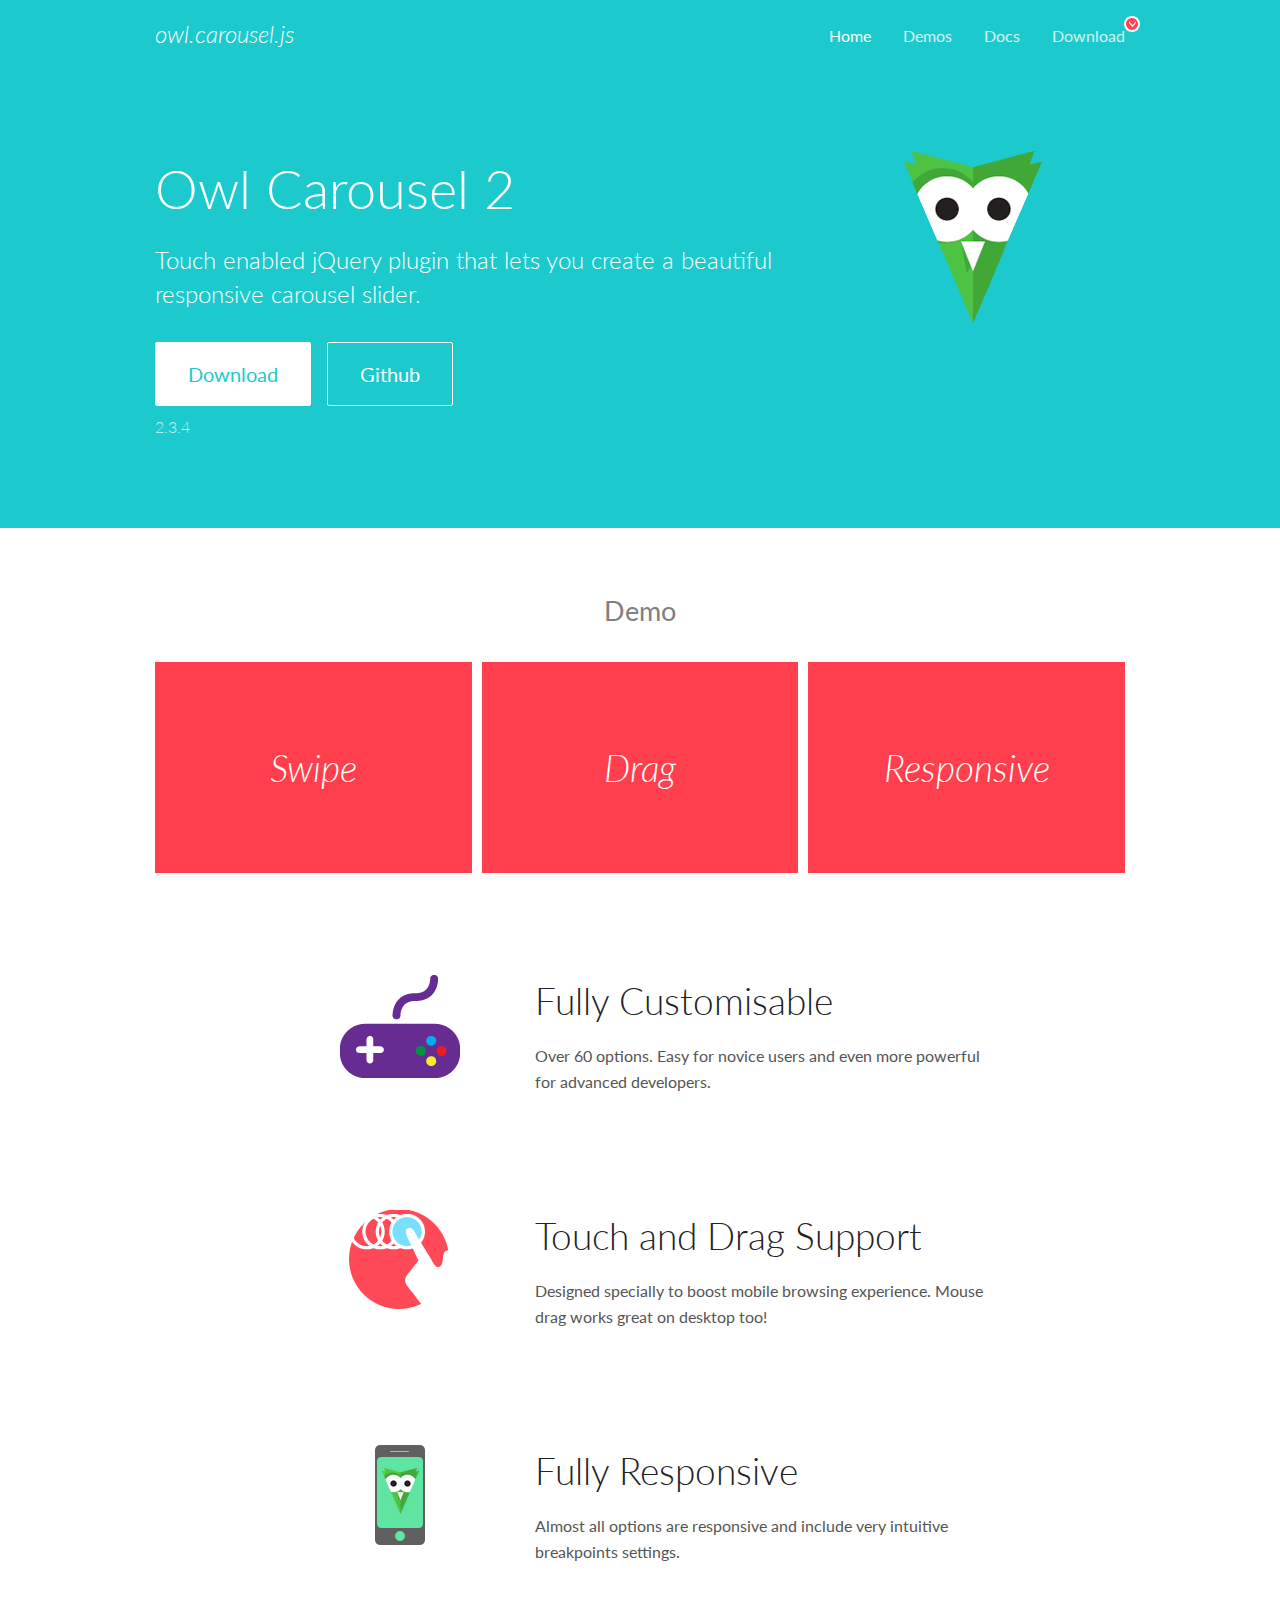
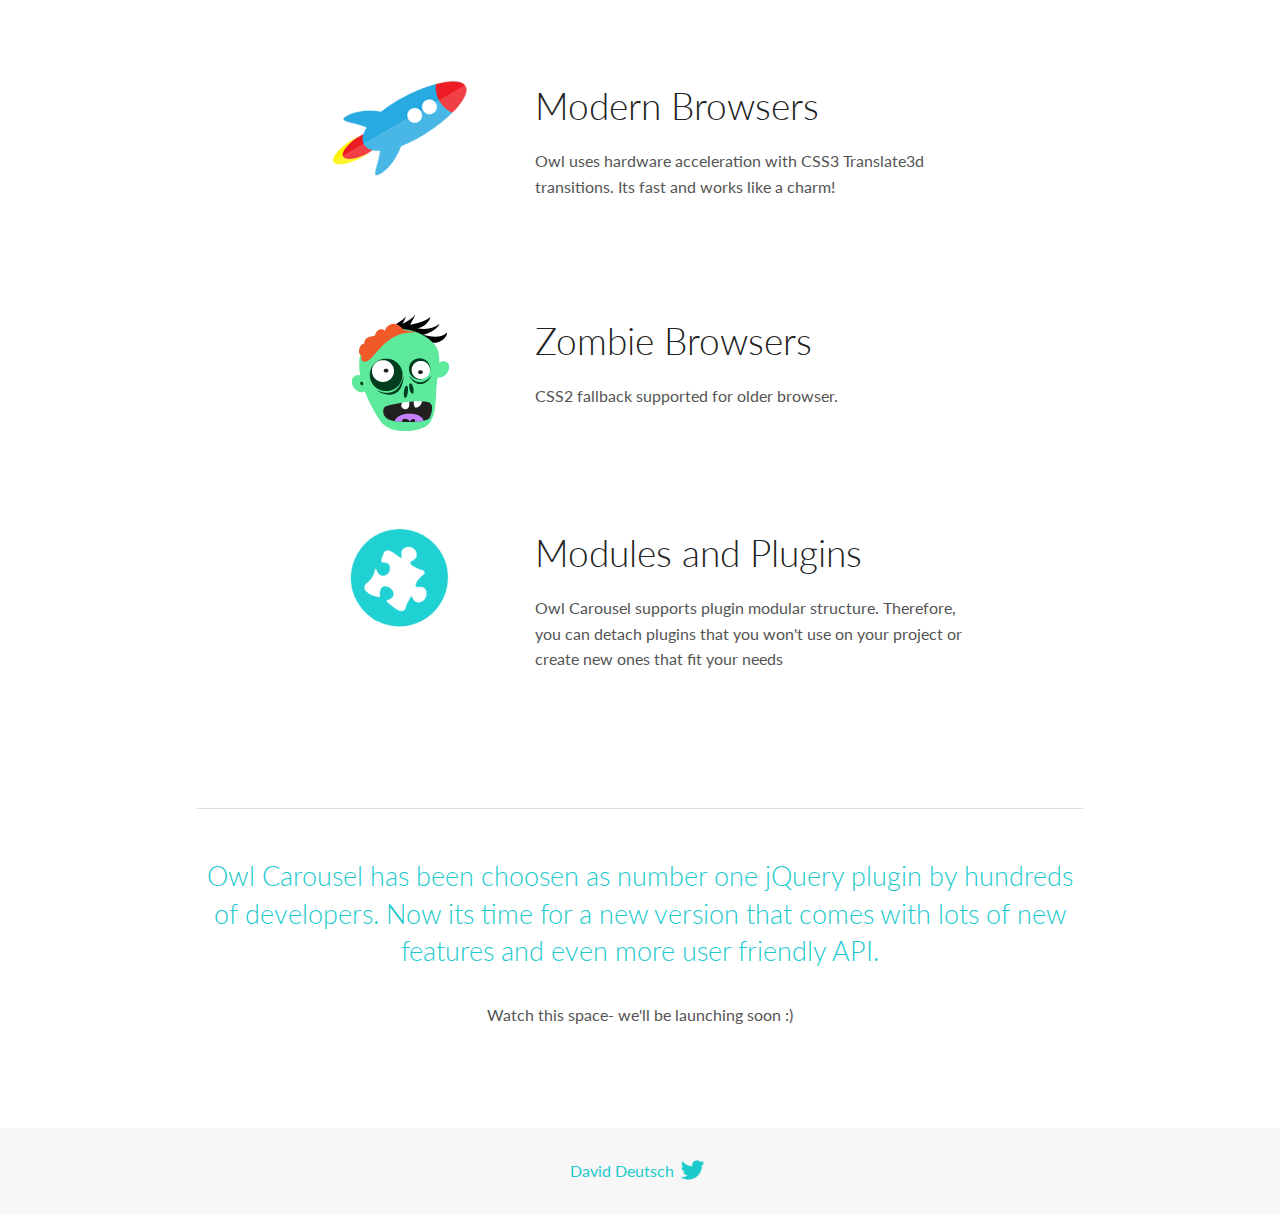
<file: resources/OwlCarousel2-2.3.4/docs/index.html>
<!DOCTYPE html>
<html lang="en">
  <head>

    <!-- head -->
    <meta charset="utf-8">
    <meta name="msapplication-tap-highlight" content="no" />
    <meta name="viewport" content="width=device-width, initial-scale=1.0" />
    <meta name="description" content="Touch enabled jQuery plugin that lets you create beautiful responsive carousel slider.">
    <meta name="author" content="David Deutsch">
    <title>
      Home | Owl Carousel | 2.3.4
    </title>

    <!-- Stylesheets -->
    <link href='https://fonts.googleapis.com/css?family=Lato:300,400,700,400italic,300italic' rel='stylesheet' type='text/css'>
    <link rel="stylesheet" href="assets/css/docs.theme.min.css">

    <!-- Owl Stylesheets -->
    <link rel="stylesheet" href="assets/owlcarousel/assets/owl.carousel.min.css">
    <link rel="stylesheet" href="assets/owlcarousel/assets/owl.theme.default.min.css">

    <!-- HTML5 shim and Respond.js IE8 support of HTML5 elements and media queries -->

    <!--[if lt IE 9]>
      <script src="https://oss.maxcdn.com/libs/html5shiv/3.7.0/html5shiv.js"></script>
      <script src="https://oss.maxcdn.com/libs/respond.js/1.3.0/respond.min.js"></script>
    <![endif]-->

    <!-- Favicons -->
    <link rel="apple-touch-icon-precomposed" sizes="144x144" href="assets/ico/apple-touch-icon-144-precomposed.png">
    <link rel="shortcut icon" href="assets/ico/favicon.png">
    <link rel="shortcut icon" href="favicon.ico">

    <!-- Yeah i know js should not be in header. Its required for demos.-->

    <!-- javascript -->
    <script src="assets/vendors/jquery.min.js"></script>
    <script src="assets/owlcarousel/owl.carousel.js"></script>
  </head>
  <body>

    <!-- header -->
    <header class="header">
      <div class="row">
        <div class="large-12 columns">
          <div class="brand left">
            <h3>
              <a href="/OwlCarousel2/">owl.carousel.js</a> 
            </h3>
          </div>
          <a id="toggle-nav" class="right">
            <span></span> <span></span> <span></span> 
          </a> 
          <div class="nav-bar">
            <ul class="clearfix">
              <li class="active">
                <a href="/OwlCarousel2/index.html">Home</a> 
              </li>
              <li> <a href="/OwlCarousel2/demos/demos.html">Demos</a>  </li>
              <li> <a href="/OwlCarousel2/docs/started-welcome.html">Docs</a>  </li>
              <li>
                <a href="https://github.com/OwlCarousel2/OwlCarousel2/archive/2.3.4.zip">Download</a> 
                <span class="download"></span> 
              </li>
            </ul>
          </div>
        </div>
      </div>
    </header>

    <!-- home panel -->
    <section id="hero">
      <div class="row">
        <div class="large-8 medium-8 columns">
          <h1>Owl Carousel 2</h1>
          <h4>Touch enabled jQuery plugin that lets you create a beautiful responsive carousel slider.</h4>
          <a href="https://github.com/OwlCarousel2/OwlCarousel2/archive/2.3.4.zip" class="hero-button">Download</a> 
          <a href="https://github.com/OwlCarousel2/OwlCarousel2" class="hero-button outline">Github</a> 
          <p>2.3.4</p>
        </div>
        <div class="large-4 medium-4 columns">
          <img class="owl-logo" src="assets/img/owl-logo.png" alt="mr. Owl">
        </div>
      </div>
    </section>

    <!-- body -->
    <div class="home-demo">
      <div class="row">
        <div class="large-12 columns">
          <h3>Demo</h3>
          <div class="owl-carousel">
            <div class="item">
              <h2>Swipe</h2>
            </div>
            <div class="item">
              <h2>Drag</h2>
            </div>
            <div class="item">
              <h2>Responsive</h2>
            </div>
            <div class="item">
              <h2>CSS3</h2>
            </div>
            <div class="item">
              <h2>Fast</h2>
            </div>
            <div class="item">
              <h2>Easy</h2>
            </div>
            <div class="item">
              <h2>Free</h2>
            </div>
            <div class="item">
              <h2>Upgradable</h2>
            </div>
            <div class="item">
              <h2>Tons of options</h2>
            </div>
            <div class="item">
              <h2>Infinity</h2>
            </div>
            <div class="item">
              <h2>Auto Width</h2>
            </div>
          </div>
        </div>
      </div>
    </div>
    <script>
      var owl = $('.owl-carousel');
      owl.owlCarousel({
        margin: 10,
        loop: true,
        responsive: {
          0: {
            items: 1
          },
          600: {
            items: 2
          },
          1000: {
            items: 3
          }
        }
      })
    </script>

    <!-- features -->
    <div id="features">
      <div class="row">
        <div class="small-12 medium-9 small-centered columns">
          <section class="row feature">
            <div class="medium-4 small-12 columns">
              <img src="assets/img/feature-options.png" alt="">
            </div>
            <div class="medium-8 small-12 columns">
              <h2>Fully Customisable</h2>
              <p>Over 60 options. Easy for novice users and even more powerful for advanced developers.</p>
            </div>
          </section>
          <section class="row feature">
            <div class="medium-4 small-12 columns">
              <img src="assets/img/feature-drag.png" alt="">
            </div>
            <div class="medium-8 small-12 columns">
              <h2>Touch and Drag Support</h2>
              <p>Designed specially to boost mobile browsing experience. Mouse drag works great on desktop too!</p>
            </div>
          </section>
          <section class="row feature">
            <div class="medium-4 small-12 columns">
              <img src="assets/img/feature-responsive.png" alt="">
            </div>
            <div class="medium-8 small-12 columns">
              <h2>Fully Responsive</h2>
              <p>Almost all options are responsive and include very intuitive breakpoints settings.</p>
            </div>
          </section>
          <section class="row feature">
            <div class="medium-4 small-12 columns">
              <img src="assets/img/feature-modern.png" alt="">
            </div>
            <div class="medium-8 small-12 columns">
              <h2>Modern Browsers</h2>
              <p>Owl uses hardware acceleration with CSS3 Translate3d transitions. Its fast and works like a charm! </p>
            </div>
          </section>
          <section class="row feature">
            <div class="medium-4 small-12 columns">
              <img src="assets/img/feature-zombie.png" alt="">
            </div>
            <div class="medium-8 small-12 columns">
              <h2>Zombie Browsers</h2>
              <p>CSS2 fallback supported for older browser.</p>
            </div>
          </section>
          <section class="row feature">
            <div class="medium-4 small-12 columns">
              <img src="assets/img/feature-module.png" alt="">
            </div>
            <div class="medium-8 small-12 columns">
              <h2>Modules and Plugins</h2>
              <p>Owl Carousel supports plugin modular structure. Therefore, you can detach plugins that you won&#x27;t use on your project or create new ones that fit your needs</p>
            </div>
          </section>
        </div>
      </div>
    </div>

    <!-- footer -->
    <section id="teaser-text">
      <div class="row">
        <div class="small-12 medium-11 small-centered columns">
          <hr>
          <h3 id="owl-carousel-has-been-choosen-as-number-one-jquery-plugin-by-hundreds-of-developers-now-its-time-for-a-new-version-that-comes-with-lots-of-new-features-and-even-more-user-friendly-api-">Owl Carousel has been choosen as number one jQuery plugin by hundreds of developers. Now its time for a new version that comes with lots of new features and even more user friendly API.</h3>
          <p>Watch this space- we&#39;ll be launching soon :)</p>
        </div>
      </div>
    </section>

    <!-- footer -->
    <footer class="footer">
      <div class="row">
        <div class="large-12 columns">
          <h5>
            <a href="/OwlCarousel2/docs/support-contact.html">David Deutsch</a> 
            <a id="custom-tweet-button" href="https://twitter.com/share?url=https://github.com/OwlCarousel2/OwlCarousel2&text=Owl Carousel - This is so awesome! " target="_blank"></a> 
          </h5>
        </div>
      </div>
    </footer>

    <!-- vendors -->
    <script src="assets/vendors/highlight.js"></script>
    <script src="assets/js/app.js"></script>
  </body>
</html>
</file>
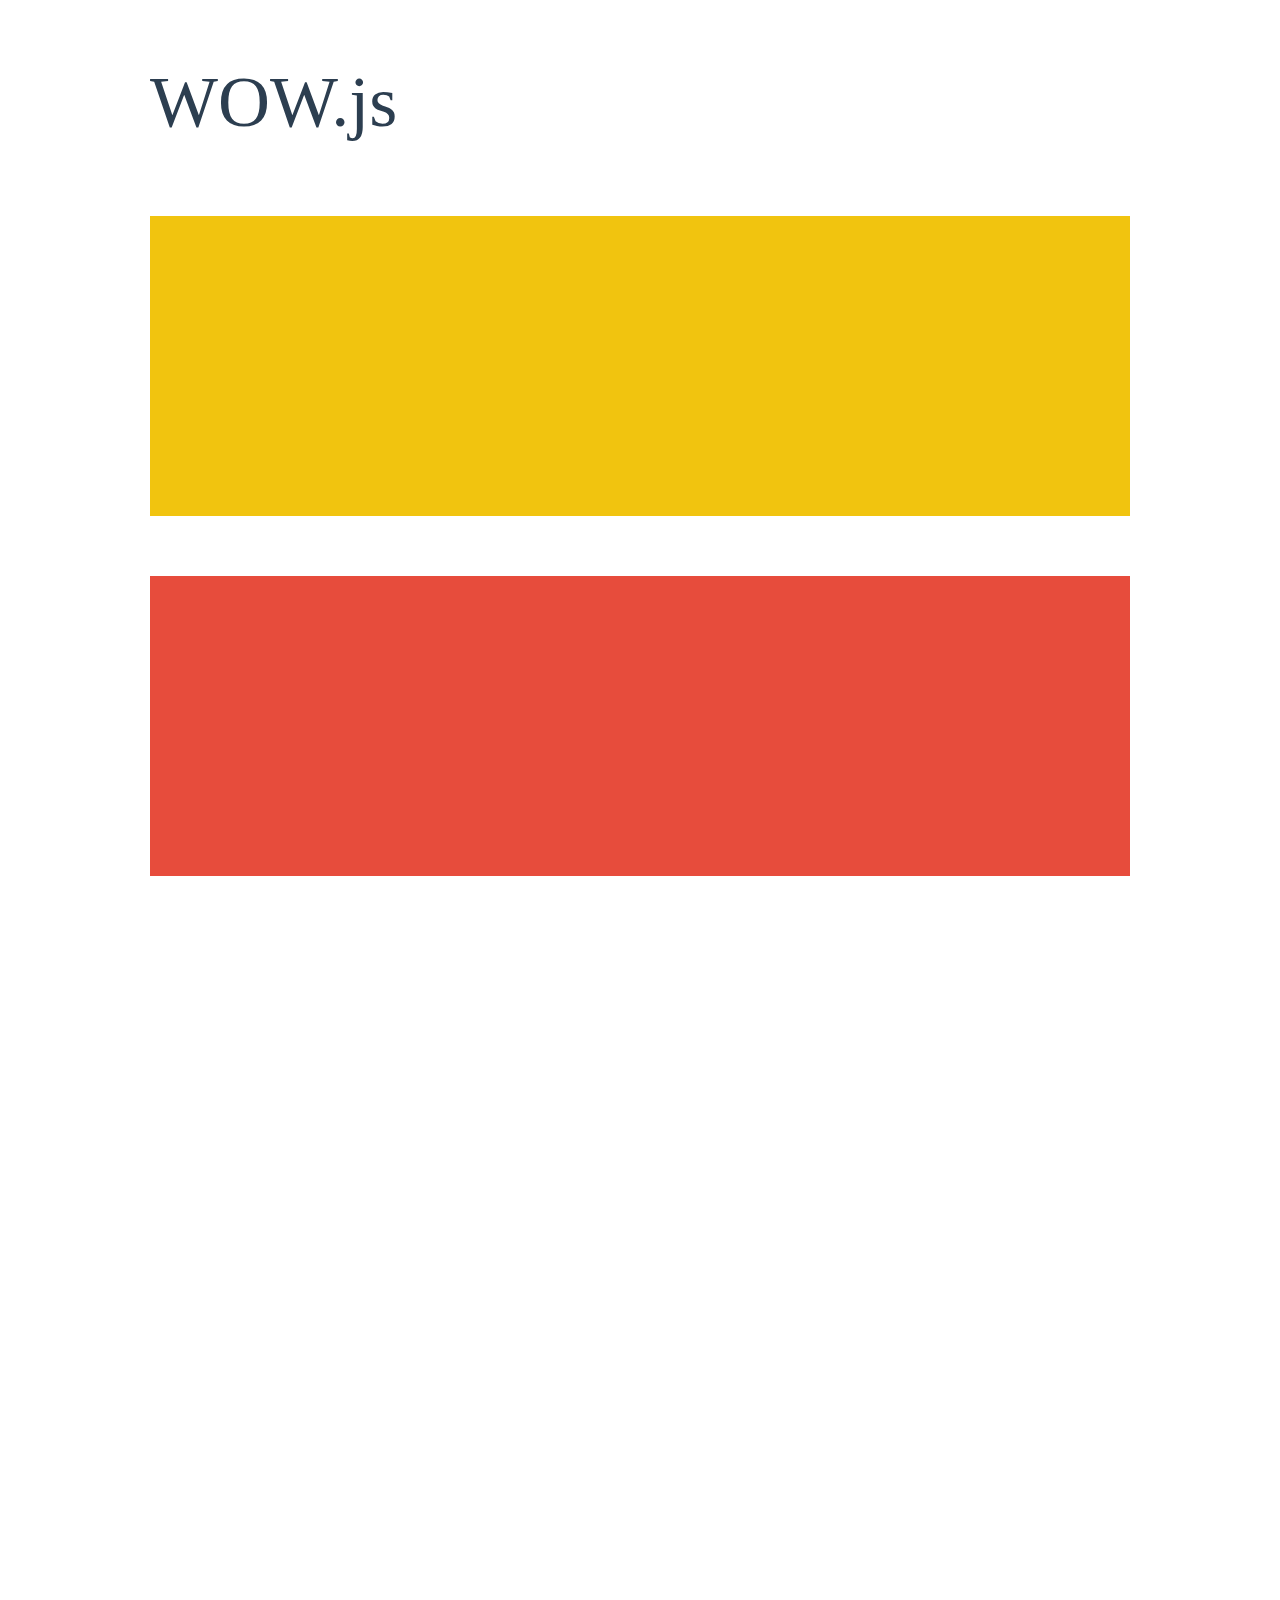
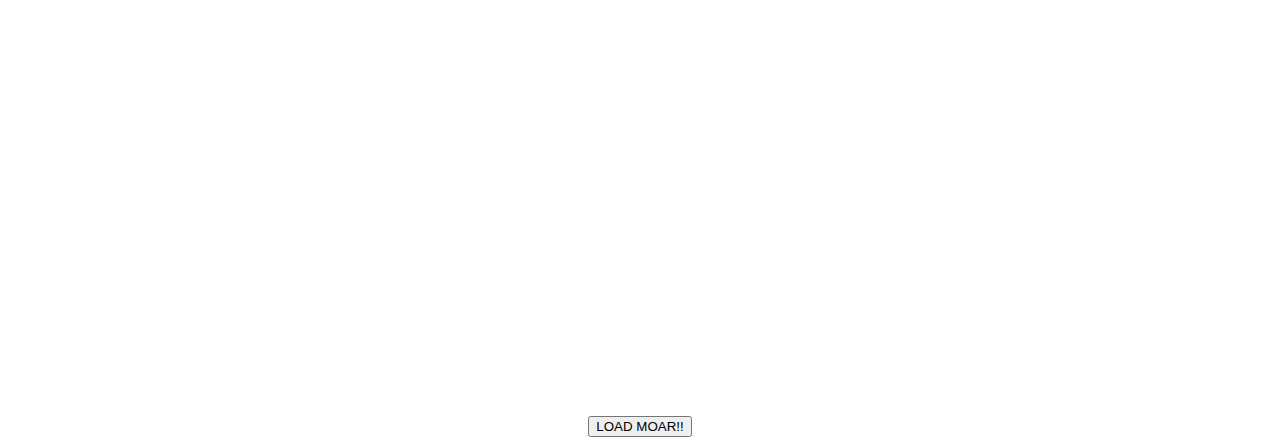
<file: resources/WOW-master/demo.html>
<!doctype html>

<html lang="en">
<head>
  <meta charset="utf-8">
  <title>WOW</title>
  <link rel="stylesheet" href="css/libs/animate.css">
  <link rel="stylesheet" href="css/site.css">
  <style>
    .wow:first-child {
      visibility: hidden;
    }
  </style>
  <!--[if IE]>
    <script src="http://html5shiv.googlecode.com/svn/trunk/html5.js"></script>
  <![endif]-->
</head>

<body>
  <div id="container">
    <header>
      <h1>WOW.js</h1>
    </header>
    <div id="main">
      <section class="wow fadeInDown" style="background-color: #f1c40f;"></section>
      <section class="wow pulse" style="background-color: #e74c3c;" data-wow-iteration="infinite" data-wow-duration="1500ms"></section>
      <section class="section--purple wow slideInRight" data-wow-delay="2s"></section>
      <section class="section--blue wow bounceInLeft" data-wow-offset="300"></section>
      <section class="section--green wow slideInLeft" data-wow-duration="4s"></section>
      <button id="moar">LOAD MOAR!!</button>
    </div>
  </div>
  <script src="dist/wow.js"></script>
  <script>
    wow = new WOW(
      {
        animateClass: 'animated',
        offset:       100,
        callback:     function(box) {
          console.log("WOW: animating <" + box.tagName.toLowerCase() + ">")
        }
      }
    );
    wow.init();
    document.getElementById('moar').onclick = function() {
      var section = document.createElement('section');
      section.className = 'section--purple wow fadeInDown';
      this.parentNode.insertBefore(section, this);
    };
  </script>
</body>
</html>
</file>
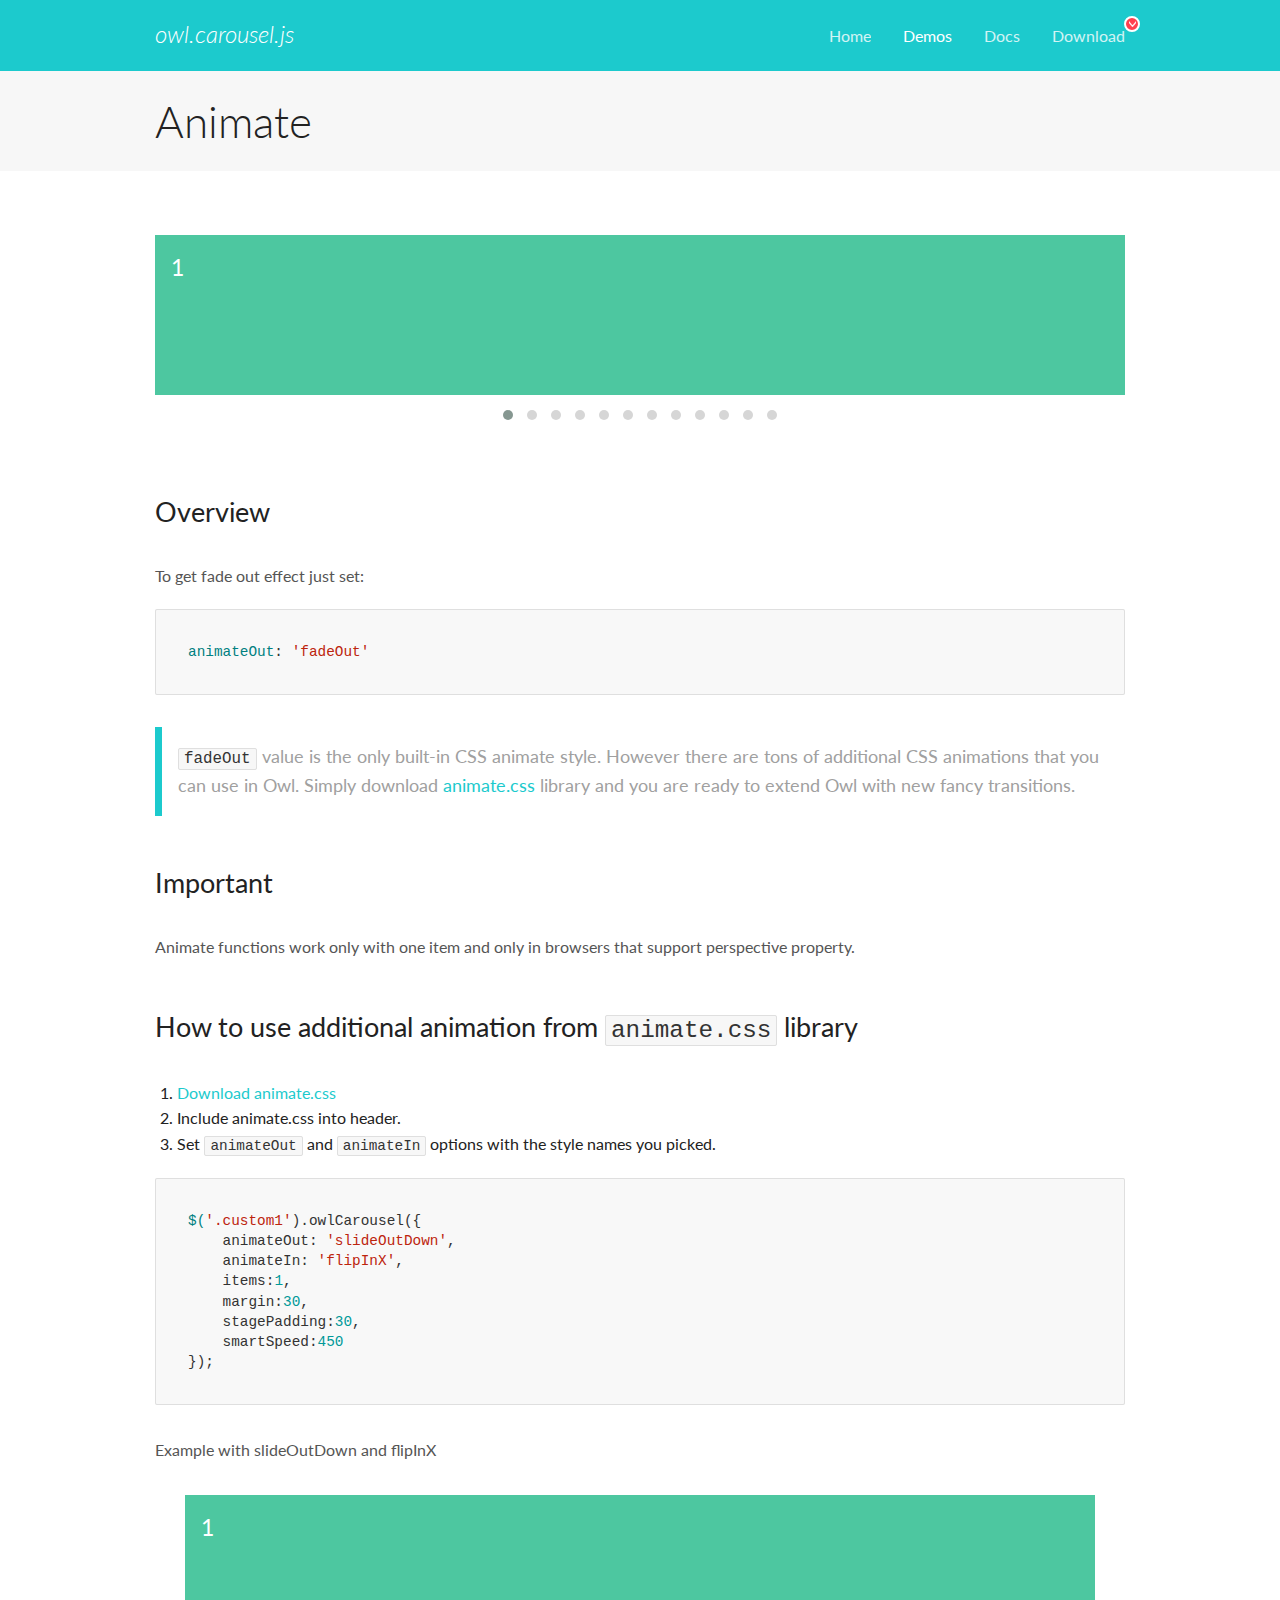
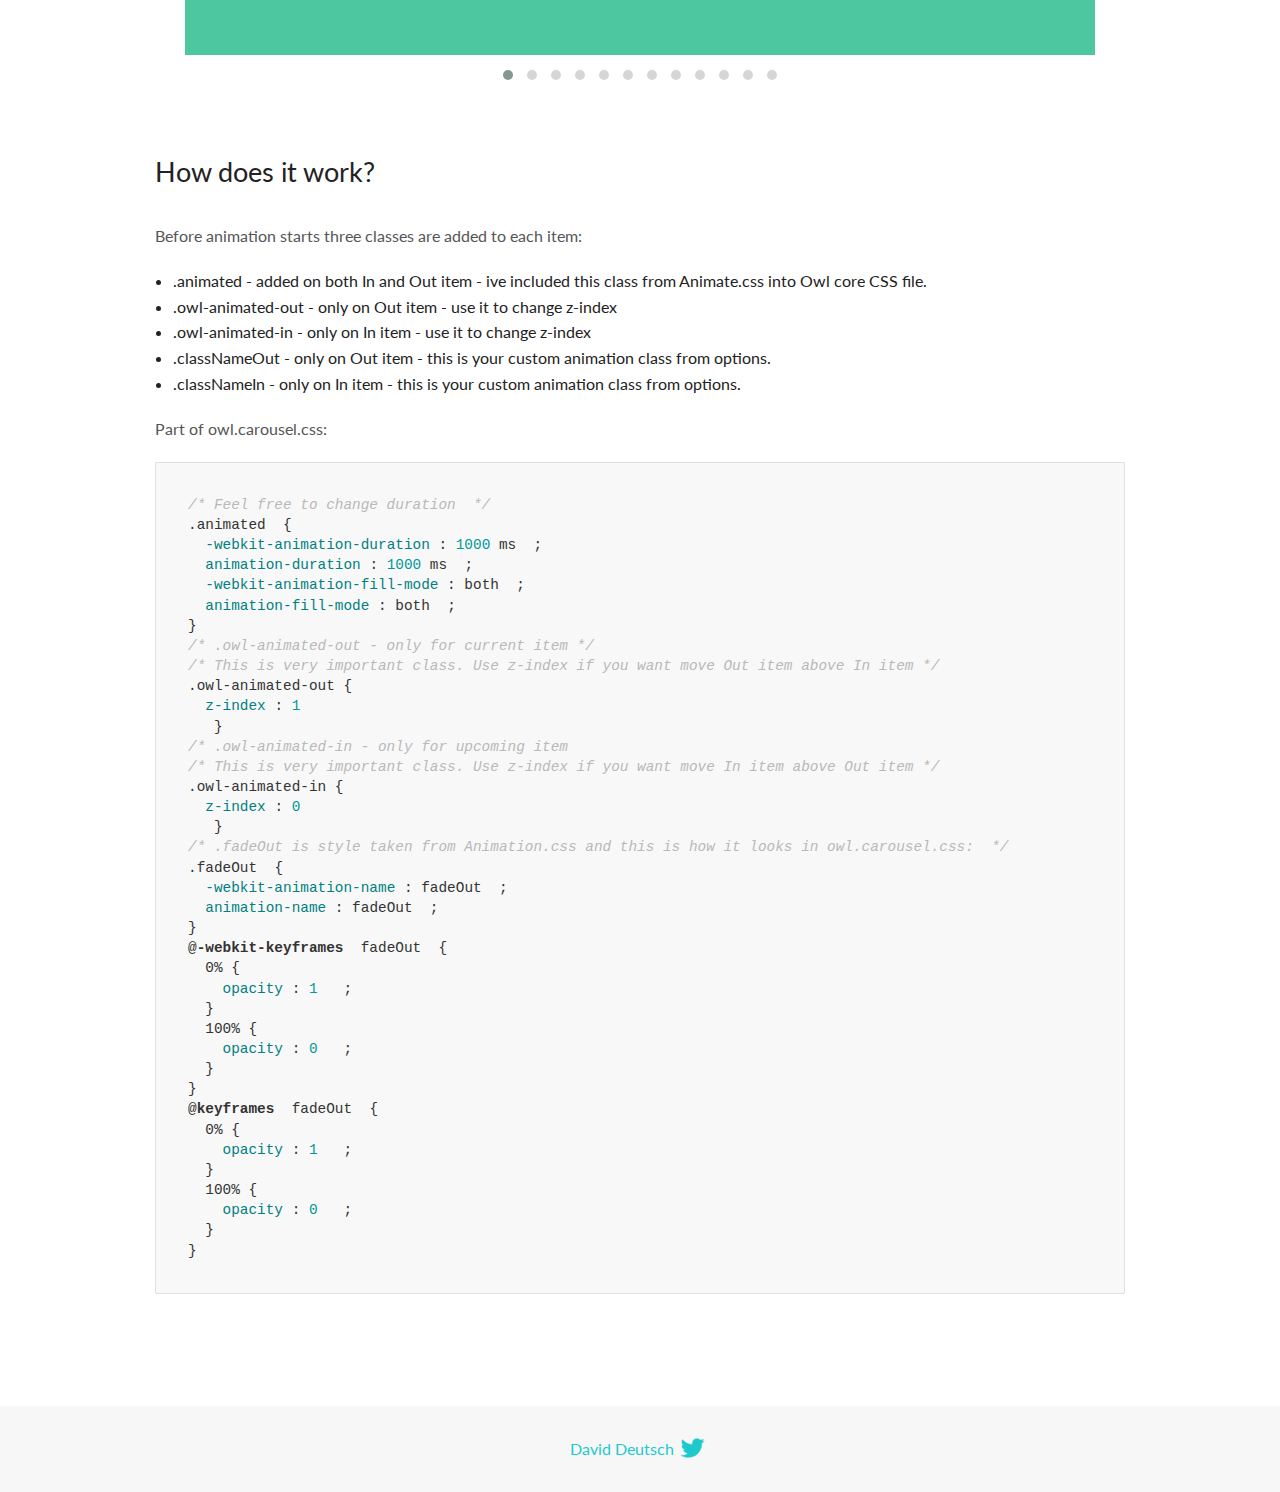
<file: resources/OwlCarousel2-2.3.4/docs/demos/animate.html>
<!DOCTYPE html>
<html lang="en">
  <head>

    <!-- head -->
    <meta charset="utf-8">
    <meta name="msapplication-tap-highlight" content="no" />
    <meta name="viewport" content="width=device-width, initial-scale=1.0" />
    <meta name="description" content="Animate carousel">
    <meta name="author" content="David Deutsch">
    <title>
      Animate Demo | Owl Carousel | 2.3.4
    </title>

    <!-- Stylesheets -->
    <link href='https://fonts.googleapis.com/css?family=Lato:300,400,700,400italic,300italic' rel='stylesheet' type='text/css'>
    <link rel="stylesheet" href="../assets/css/docs.theme.min.css">

    <!-- Owl Stylesheets -->
    <link rel="stylesheet" href="../assets/owlcarousel/assets/owl.carousel.min.css">
    <link rel="stylesheet" href="../assets/owlcarousel/assets/owl.theme.default.min.css">

    <!-- HTML5 shim and Respond.js IE8 support of HTML5 elements and media queries -->

    <!--[if lt IE 9]>
      <script src="https://oss.maxcdn.com/libs/html5shiv/3.7.0/html5shiv.js"></script>
      <script src="https://oss.maxcdn.com/libs/respond.js/1.3.0/respond.min.js"></script>
    <![endif]-->

    <!-- Favicons -->
    <link rel="apple-touch-icon-precomposed" sizes="144x144" href="../assets/ico/apple-touch-icon-144-precomposed.png">
    <link rel="shortcut icon" href="../assets/ico/favicon.png">
    <link rel="shortcut icon" href="favicon.ico">

    <!-- Yeah i know js should not be in header. Its required for demos.-->

    <!-- javascript -->
    <script src="../assets/vendors/jquery.min.js"></script>
    <script src="../assets/owlcarousel/owl.carousel.js"></script>
  </head>
  <body>

    <!-- header -->
    <header class="header">
      <div class="row">
        <div class="large-12 columns">
          <div class="brand left">
            <h3>
              <a href="/OwlCarousel2/">owl.carousel.js</a> 
            </h3>
          </div>
          <a id="toggle-nav" class="right">
            <span></span> <span></span> <span></span> 
          </a> 
          <div class="nav-bar">
            <ul class="clearfix">
              <li> <a href="/OwlCarousel2/index.html">Home</a>  </li>
              <li class="active">
                <a href="/OwlCarousel2/demos/demos.html">Demos</a> 
              </li>
              <li> <a href="/OwlCarousel2/docs/started-welcome.html">Docs</a>  </li>
              <li>
                <a href="https://github.com/OwlCarousel2/OwlCarousel2/archive/2.3.4.zip">Download</a> 
                <span class="download"></span> 
              </li>
            </ul>
          </div>
        </div>
      </div>
    </header>

    <!-- title -->
    <section class="title">
      <div class="row">
        <div class="large-12 columns">
          <h1>Animate</h1>
        </div>
      </div>
    </section>

    <!--  Demos -->
    <section id="demos">
      <div class="row">
        <div class="large-12 columns">
          <div class="fadeOut owl-carousel owl-theme">
            <div class="item">
              <h4>1</h4>
            </div>
            <div class="item">
              <h4>2</h4>
            </div>
            <div class="item">
              <h4>3</h4>
            </div>
            <div class="item">
              <h4>4</h4>
            </div>
            <div class="item">
              <h4>5</h4>
            </div>
            <div class="item">
              <h4>6</h4>
            </div>
            <div class="item">
              <h4>7</h4>
            </div>
            <div class="item">
              <h4>8</h4>
            </div>
            <div class="item">
              <h4>9</h4>
            </div>
            <div class="item">
              <h4>10</h4>
            </div>
            <div class="item">
              <h4>11</h4>
            </div>
            <div class="item">
              <h4>12</h4>
            </div>
          </div>
          <h3 id="overview">Overview</h3>
          <p>To get fade out effect just set:</p>
          <pre><code>animateOut: &#39;fadeOut&#39;</code></pre>
          <blockquote>
            <p><code>fadeOut</code> value is the only built-in CSS animate style. However there are tons of additional CSS animations that you can use in Owl. Simply download
              <a href="https://daneden.github.io/animate.css/">animate.css</a>  library and you are ready to extend Owl with new fancy transitions.</p>
          </blockquote>
          <h3 id="important">Important</h3>
          <p>Animate functions work only with one item and only in browsers that support perspective property.</p>
          <h3 id="how-to-use-additional-animation-from-animate-css-library">How to use additional animation from <code>animate.css</code> library</h3>
          <ol>
            <li> <a href="https://daneden.github.io/animate.css/">Download animate.css</a>  </li>
            <li>Include animate.css into header.</li>
            <li>Set <code>animateOut</code> and <code>animateIn</code> options with the style names you picked.</li>
          </ol>
          <pre><code>$(&#39;.custom1&#39;).owlCarousel({
    animateOut: &#39;slideOutDown&#39;,
    animateIn: &#39;flipInX&#39;,
    items:1,
    margin:30,
    stagePadding:30,
    smartSpeed:450
});</code></pre>
          <p>Example with slideOutDown and flipInX</p>
          <div class="custom1 owl-carousel owl-theme">
            <div class="item">
              <h4>1</h4>
            </div>
            <div class="item">
              <h4>2</h4>
            </div>
            <div class="item">
              <h4>3</h4>
            </div>
            <div class="item">
              <h4>4</h4>
            </div>
            <div class="item">
              <h4>5</h4>
            </div>
            <div class="item">
              <h4>6</h4>
            </div>
            <div class="item">
              <h4>7</h4>
            </div>
            <div class="item">
              <h4>8</h4>
            </div>
            <div class="item">
              <h4>9</h4>
            </div>
            <div class="item">
              <h4>10</h4>
            </div>
            <div class="item">
              <h4>11</h4>
            </div>
            <div class="item">
              <h4>12</h4>
            </div>
          </div>
          <h3 id="how-does-it-work-">How does it work?</h3>
          <p>Before animation starts three classes are added to each item:</p>
          <ul>
            <li>.animated - added on both In and Out item - ive included this class from Animate.css into Owl core CSS file.</li>
            <li>.owl-animated-out - only on Out item - use it to change z-index</li>
            <li>.owl-animated-in - only on In item - use it to change z-index</li>
            <li>.classNameOut - only on Out item - this is your custom animation class from options.</li>
            <li>.classNameIn - only on In item - this is your custom animation class from options.</li>
          </ul>
          <p>Part of owl.carousel.css:</p>
          <pre><code class="language-css"><span class="comment">/* Feel free to change duration  */</span> 
<span class="class">.animated</span>  <span class="rules">{
  <span class="rule"><span class="attribute">-webkit-animation-duration</span> :<span class="value"> <span class="number">1000</span> ms</span> </span> ;
  <span class="rule"><span class="attribute">animation-duration</span> :<span class="value"> <span class="number">1000</span> ms</span> </span> ;
  <span class="rule"><span class="attribute">-webkit-animation-fill-mode</span> :<span class="value"> both</span> </span> ;
  <span class="rule"><span class="attribute">animation-fill-mode</span> :<span class="value"> both</span> </span> ;
<span class="rule">}</span> </span> 
<span class="comment">/* .owl-animated-out - only for current item */</span> 
<span class="comment">/* This is very important class. Use z-index if you want move Out item above In item */</span> 
<span class="class">.owl-animated-out</span> <span class="rules">{
  <span class="rule"><span class="attribute">z-index</span> :<span class="value"> <span class="number">1</span> 
</span> </span> </span> }
<span class="comment">/* .owl-animated-in - only for upcoming item
/* This is very important class. Use z-index if you want move In item above Out item */</span> 
<span class="class">.owl-animated-in</span> <span class="rules">{
  <span class="rule"><span class="attribute">z-index</span> :<span class="value"> <span class="number">0</span> 
</span> </span> </span> }
<span class="comment">/* .fadeOut is style taken from Animation.css and this is how it looks in owl.carousel.css:  */</span> 
<span class="class">.fadeOut</span>  <span class="rules">{
  <span class="rule"><span class="attribute">-webkit-animation-name</span> :<span class="value"> fadeOut</span> </span> ;
  <span class="rule"><span class="attribute">animation-name</span> :<span class="value"> fadeOut</span> </span> ;
<span class="rule">}</span> </span> 
<span class="at_rule">@<span class="keyword">-webkit-keyframes</span>  fadeOut </span> {
  0% <span class="rules">{
    <span class="rule"><span class="attribute">opacity</span> :<span class="value"> <span class="number">1</span> </span> </span> ;
  <span class="rule">}</span> </span> 
  100% <span class="rules">{
    <span class="rule"><span class="attribute">opacity</span> :<span class="value"> <span class="number">0</span> </span> </span> ;
  <span class="rule">}</span> </span> 
}
<span class="at_rule">@<span class="keyword">keyframes</span>  fadeOut </span> {
  0% <span class="rules">{
    <span class="rule"><span class="attribute">opacity</span> :<span class="value"> <span class="number">1</span> </span> </span> ;
  <span class="rule">}</span> </span> 
  100% <span class="rules">{
    <span class="rule"><span class="attribute">opacity</span> :<span class="value"> <span class="number">0</span> </span> </span> ;
  <span class="rule">}</span> </span> 
}</code></pre>
          <link rel="stylesheet" href="../assets/css/animate.css">
          <script>
            jQuery(document).ready(function($) {
              $('.fadeOut').owlCarousel({
                items: 1,
                animateOut: 'fadeOut',
                loop: true,
                margin: 10,
              });
              $('.custom1').owlCarousel({
                animateOut: 'slideOutDown',
                animateIn: 'flipInX',
                items: 1,
                margin: 30,
                stagePadding: 30,
                smartSpeed: 450
              });
            });
          </script>
        </div>
      </div>
    </section>

    <!-- footer -->
    <footer class="footer">
      <div class="row">
        <div class="large-12 columns">
          <h5>
            <a href="/OwlCarousel2/docs/support-contact.html">David Deutsch</a> 
            <a id="custom-tweet-button" href="https://twitter.com/share?url=https://github.com/OwlCarousel2/OwlCarousel2&text=Owl Carousel - This is so awesome! " target="_blank"></a> 
          </h5>
        </div>
      </div>
    </footer>

    <!-- vendors -->
    <script src="../assets/vendors/highlight.js"></script>
    <script src="../assets/js/app.js"></script>
  </body>
</html>
</file>
<file: resources/WOW-master/css/site.css>
h1 {
  font-size:     72px;
  line-height:   1.5;
  color: #2c3e50;
  font-weight:   100;
}

#container {
  width:  980px;
  margin: 0 auto;
}

section {
  height: 300px;
  margin: 60px 0;
}

.section--purple {
  background-color: #9b59b6;
}

.section--blue {
  background-color: #3498db;
}

.section--green {
  background-color: #2ecc71;
}

#main {
  text-align: center;
}

#more {
  margin: 20px auto 48px;
}
</file>
